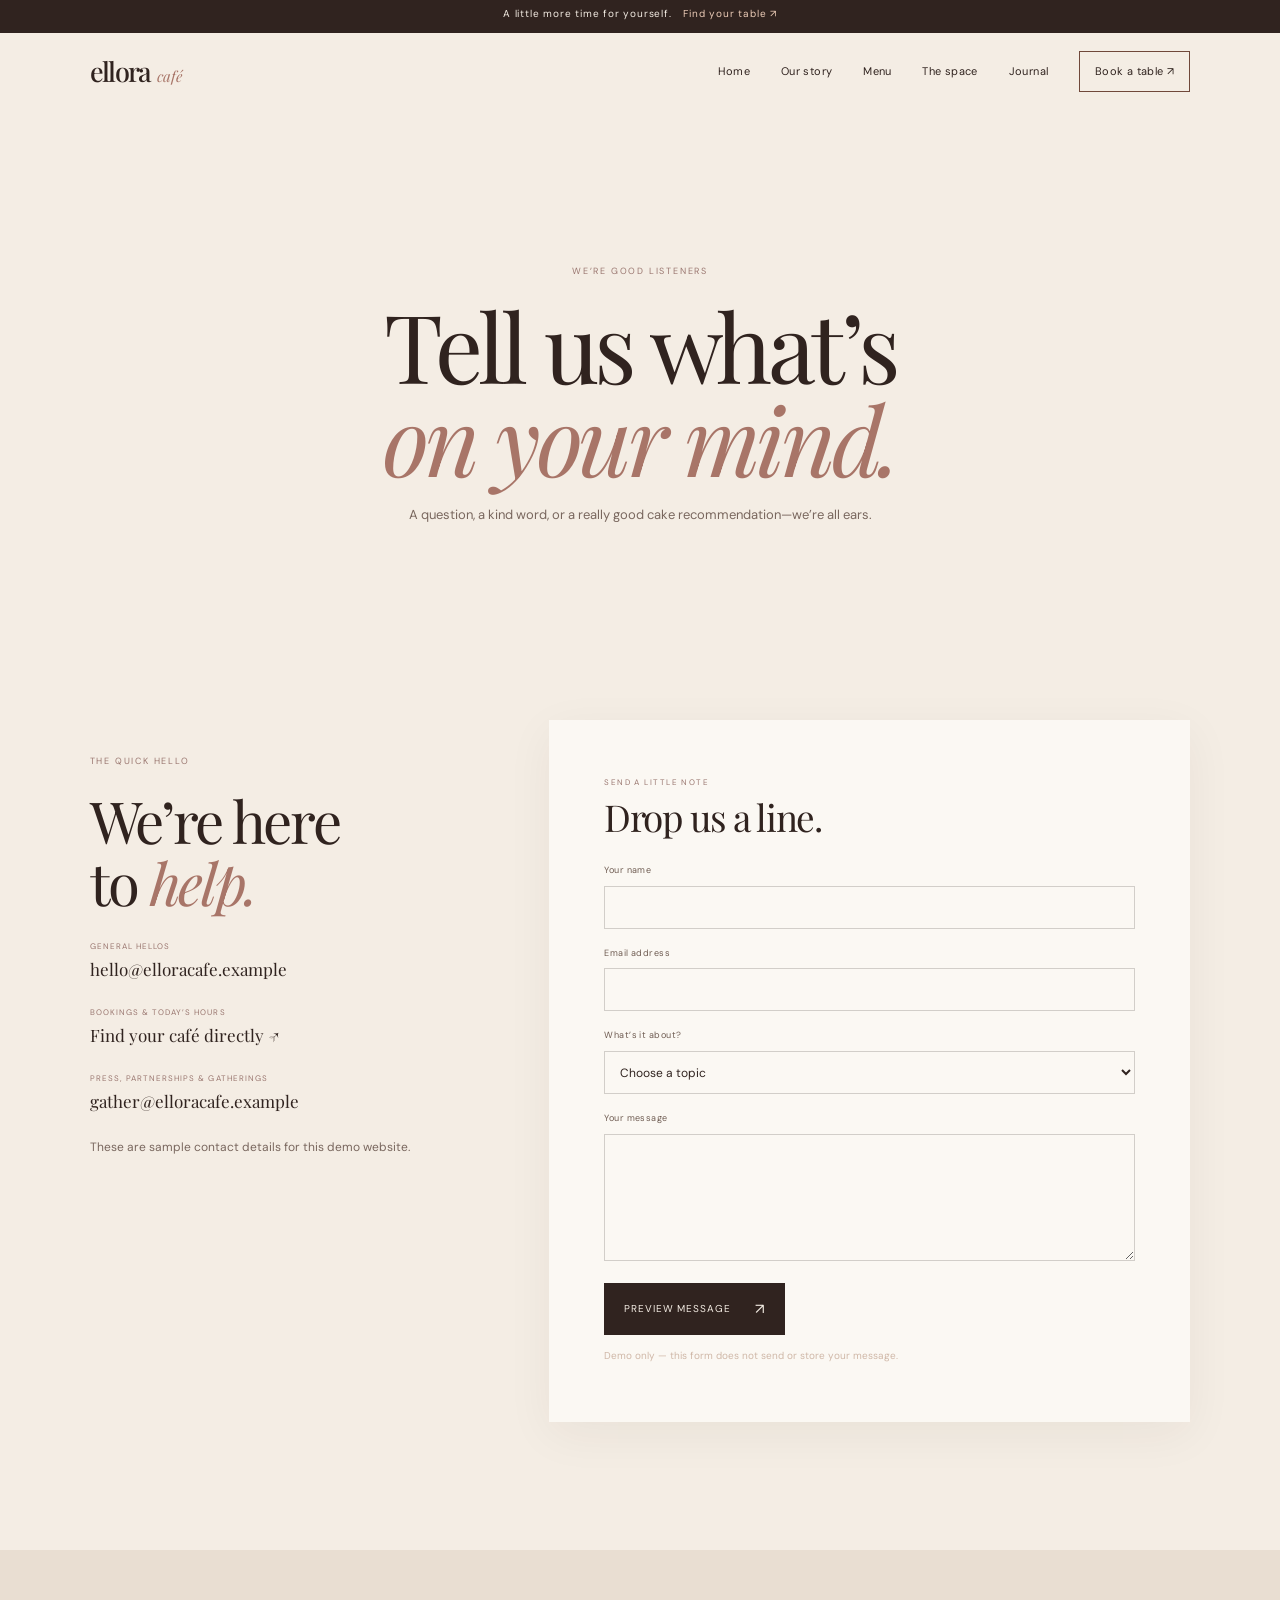
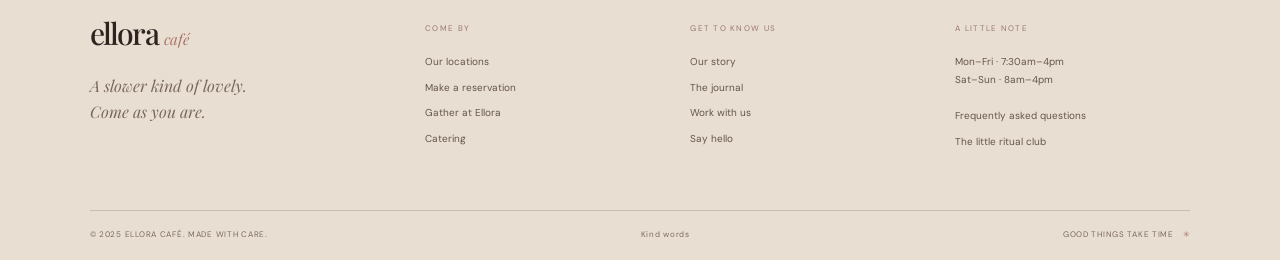
<file: contact.html>
<!doctype html>
<html lang="en"><head><meta charset="utf-8"><meta name="viewport" content="width=device-width,initial-scale=1"><meta name="theme-color" content="#f4ede4"><meta name="description" content="Have a question or a little something to share? Get in touch with Ellora Café."><title>Say hello — Ellora Café</title><link rel="preconnect" href="https://fonts.googleapis.com"><link rel="preconnect" href="https://fonts.gstatic.com" crossorigin><link href="https://fonts.googleapis.com/css2?family=DM+Sans:wght@400;500;600;700&family=Playfair+Display:ital,wght@0,400;0,500;0,600;1,400;1,500&display=swap" rel="stylesheet"><link rel="stylesheet" href="style.css"><script src="script.js" defer></script></head><body><a class="skip-link" href="#main">Skip to content</a><div class="announcement">A little more time for yourself. <a href="reservations.html">Find your table ↗</a></div><header class="site-header"><a class="wordmark" href="index.html">ellora<span>café</span></a><button class="menu-toggle" aria-label="Open navigation" aria-expanded="false" aria-controls="primary-navigation"><span></span><span></span></button><nav class="primary-nav" id="primary-navigation" aria-label="Main navigation"><a href="index.html">Home</a><a href="about.html">Our story</a><a href="menu.html">Menu</a><a href="gallery.html">The space</a><a href="journal.html">Journal</a><a href="reservations.html" class="nav-cta">Book a table <span>↗</span></a></nav></header><main id="main"><section class="simple-page-hero"><p class="eyebrow reveal">WE’RE GOOD LISTENERS</p><h1 class="reveal">Tell us what’s<br><em>on your mind.</em></h1><p class="reveal">A question, a kind word, or a really good cake recommendation—we’re all ears.</p></section><section class="contact-layout section-pad"><div class="contact-aside reveal"><p class="eyebrow">THE QUICK HELLO</p><h2>We’re here<br>to <em>help.</em></h2><div class="contact-detail"><span>GENERAL HELLOS</span><a href="mailto:hello@elloracafe.example">hello@elloracafe.example</a></div><div class="contact-detail"><span>BOOKINGS & TODAY’S HOURS</span><a href="locations.html">Find your café directly ↗</a></div><div class="contact-detail"><span>PRESS, PARTNERSHIPS & GATHERINGS</span><a href="mailto:gather@elloracafe.example">gather@elloracafe.example</a></div><p class="small-note">These are sample contact details for this demo website.</p></div><form class="paper-form demo-form reveal" data-form="contact"><p class="form-kicker">SEND A LITTLE NOTE</p><h2>Drop us a line.</h2><label>Your name<input name="name" autocomplete="name" required></label><label>Email address<input name="email" type="email" autocomplete="email" required></label><label>What’s it about?<select name="topic" required><option value="">Choose a topic</option><option>A general question</option><option>A celebration or event</option><option>Press or partnership</option><option>A little feedback</option></select></label><label>Your message<textarea name="message" rows="5" required></textarea></label><button class="button button-dark" type="submit">Preview message <span>↗</span></button><p class="form-message" aria-live="polite">Demo only — this form does not send or store your message.</p></form></section></main><footer class="site-footer"><div class="footer-main"><div class="footer-brand"><a class="wordmark footer-wordmark" href="index.html">ellora<span>café</span></a><p>A slower kind of lovely.<br>Come as you are.</p></div><div class="footer-column"><p class="footer-label">COME BY</p><a href="locations.html">Our locations</a><a href="reservations.html">Make a reservation</a><a href="events.html">Gather at Ellora</a><a href="catering.html">Catering</a></div><div class="footer-column"><p class="footer-label">GET TO KNOW US</p><a href="about.html">Our story</a><a href="journal.html">The journal</a><a href="careers.html">Work with us</a><a href="contact.html">Say hello</a></div><div class="footer-column footer-hours"><p class="footer-label">A LITTLE NOTE</p><p>Mon–Fri · 7:30am–4pm<br>Sat–Sun · 8am–4pm</p><a href="faq.html">Frequently asked questions</a><a href="loyalty.html">The little ritual club</a></div></div><div class="footer-bottom"><span>© 2025 ELLORA CAFÉ. MADE WITH CARE.</span><a href="reviews.html">Kind words</a><span>GOOD THINGS TAKE TIME <i>✳</i></span></div></footer></body></html>
</file>
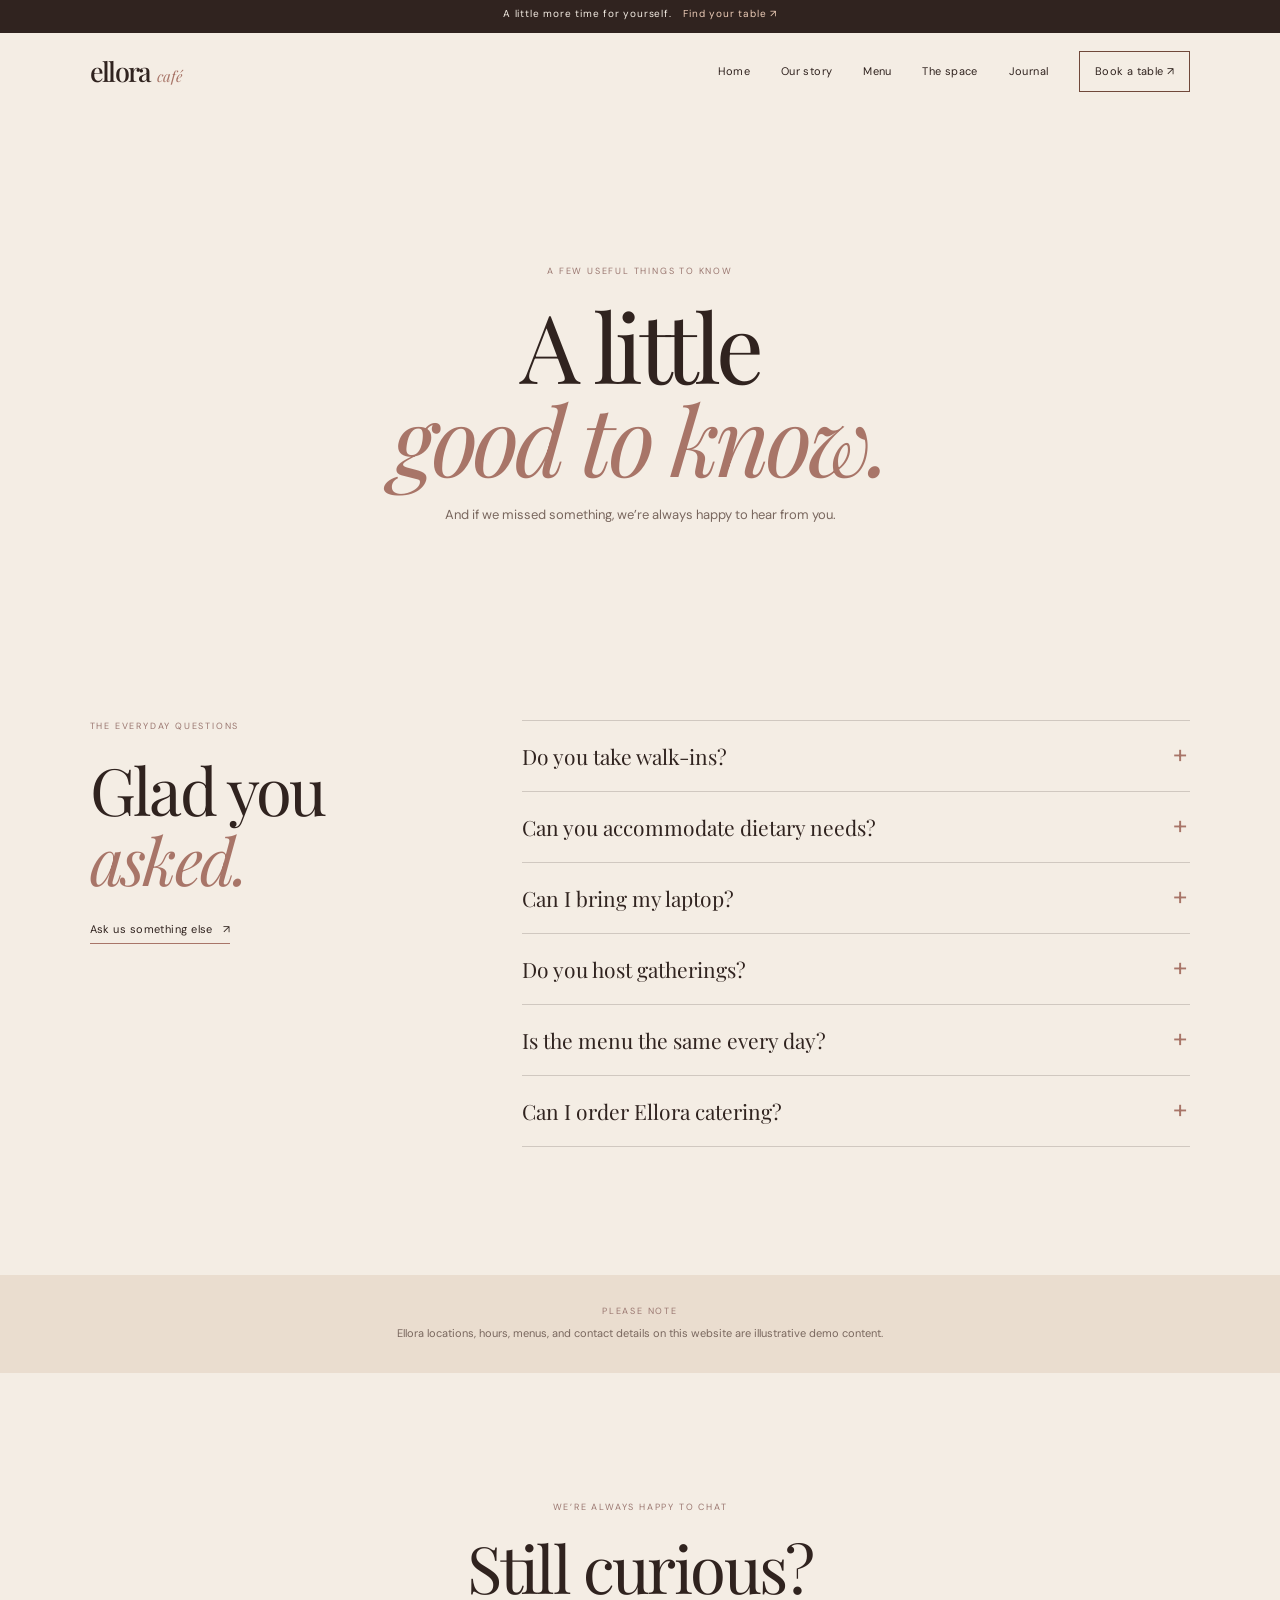
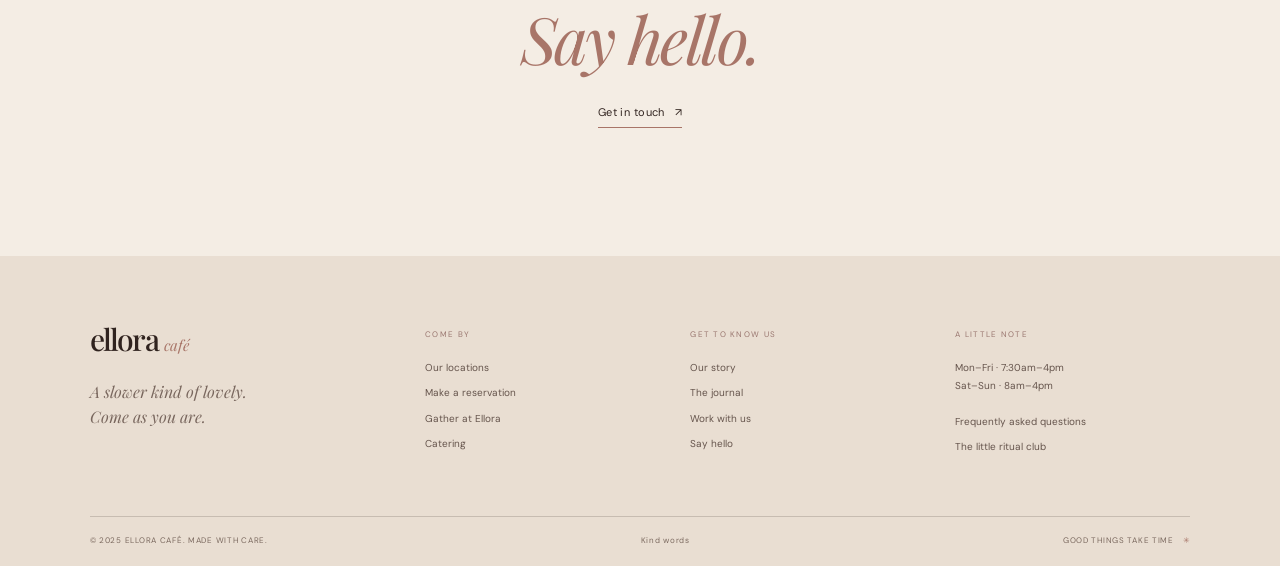
<file: faq.html>
<!doctype html>
<html lang="en"><head><meta charset="utf-8"><meta name="viewport" content="width=device-width,initial-scale=1"><meta name="theme-color" content="#f4ede4"><meta name="description" content="Useful little answers about visiting Ellora Café, dietary needs, reservations, and more."><title>Frequently asked — Ellora Café</title><link rel="preconnect" href="https://fonts.googleapis.com"><link rel="preconnect" href="https://fonts.gstatic.com" crossorigin><link href="https://fonts.googleapis.com/css2?family=DM+Sans:wght@400;500;600;700&family=Playfair+Display:ital,wght@0,400;0,500;0,600;1,400;1,500&display=swap" rel="stylesheet"><link rel="stylesheet" href="style.css"><script src="script.js" defer></script></head><body><a class="skip-link" href="#main">Skip to content</a><div class="announcement">A little more time for yourself. <a href="reservations.html">Find your table ↗</a></div><header class="site-header"><a class="wordmark" href="index.html">ellora<span>café</span></a><button class="menu-toggle" aria-label="Open navigation" aria-expanded="false" aria-controls="primary-navigation"><span></span><span></span></button><nav class="primary-nav" id="primary-navigation" aria-label="Main navigation"><a href="index.html">Home</a><a href="about.html">Our story</a><a href="menu.html">Menu</a><a href="gallery.html">The space</a><a href="journal.html">Journal</a><a href="reservations.html" class="nav-cta">Book a table <span>↗</span></a></nav></header><main id="main"><section class="simple-page-hero"><p class="eyebrow reveal">A FEW USEFUL THINGS TO KNOW</p><h1 class="reveal">A little<br><em>good to know.</em></h1><p class="reveal">And if we missed something, we’re always happy to hear from you.</p></section><section class="faq-layout section-pad"><div class="faq-intro reveal"><p class="eyebrow">THE EVERYDAY QUESTIONS</p><h2>Glad you<br><em>asked.</em></h2><a class="text-link" href="contact.html">Ask us something else <span>↗</span></a></div><div class="faq-list"><details class="faq-item reveal"><summary>Do you take walk-ins?</summary><p>Absolutely. Come on in and we’ll find a spot if we can. If you have a particular time in mind, you can also send a reservation request on our demo booking page.</p></details><details class="faq-item reveal"><summary>Can you accommodate dietary needs?</summary><p>We do our best to offer thoughtful options, and recipes can change with the season. Please speak with our team before ordering so we can talk through ingredients and allergen information.</p></details><details class="faq-item reveal"><summary>Can I bring my laptop?</summary><p>Of course. We love a good work-from-café day. At busy times, we may ask everyone to keep the larger tables free for groups.</p></details><details class="faq-item reveal"><summary>Do you host gatherings?</summary><p>We do enjoy bringing people together. Visit our events page and tell us a little about the occasion to start a conversation.</p></details><details class="faq-item reveal"><summary>Is the menu the same every day?</summary><p>Our coffee favourites stick around, but the kitchen follows the season. The online menu is a sample; ask the team what’s especially lovely today.</p></details><details class="faq-item reveal"><summary>Can I order Ellora catering?</summary><p>We can help with catering enquiries. Get in touch with a date, an approximate guest count, and a few details about your gathering.</p></details></div></section><section class="notice-band"><p class="eyebrow">PLEASE NOTE</p><p>Ellora locations, hours, menus, and contact details on this website are illustrative demo content.</p></section><section class="closing-note section-pad"><p class="eyebrow">WE’RE ALWAYS HAPPY TO CHAT</p><h2>Still curious?<br><em>Say hello.</em></h2><a class="text-link" href="contact.html">Get in touch <span>↗</span></a></section></main><footer class="site-footer"><div class="footer-main"><div class="footer-brand"><a class="wordmark footer-wordmark" href="index.html">ellora<span>café</span></a><p>A slower kind of lovely.<br>Come as you are.</p></div><div class="footer-column"><p class="footer-label">COME BY</p><a href="locations.html">Our locations</a><a href="reservations.html">Make a reservation</a><a href="events.html">Gather at Ellora</a><a href="catering.html">Catering</a></div><div class="footer-column"><p class="footer-label">GET TO KNOW US</p><a href="about.html">Our story</a><a href="journal.html">The journal</a><a href="careers.html">Work with us</a><a href="contact.html">Say hello</a></div><div class="footer-column footer-hours"><p class="footer-label">A LITTLE NOTE</p><p>Mon–Fri · 7:30am–4pm<br>Sat–Sun · 8am–4pm</p><a href="faq.html">Frequently asked questions</a><a href="loyalty.html">The little ritual club</a></div></div><div class="footer-bottom"><span>© 2025 ELLORA CAFÉ. MADE WITH CARE.</span><a href="reviews.html">Kind words</a><span>GOOD THINGS TAKE TIME <i>✳</i></span></div></footer></body></html>
</file>
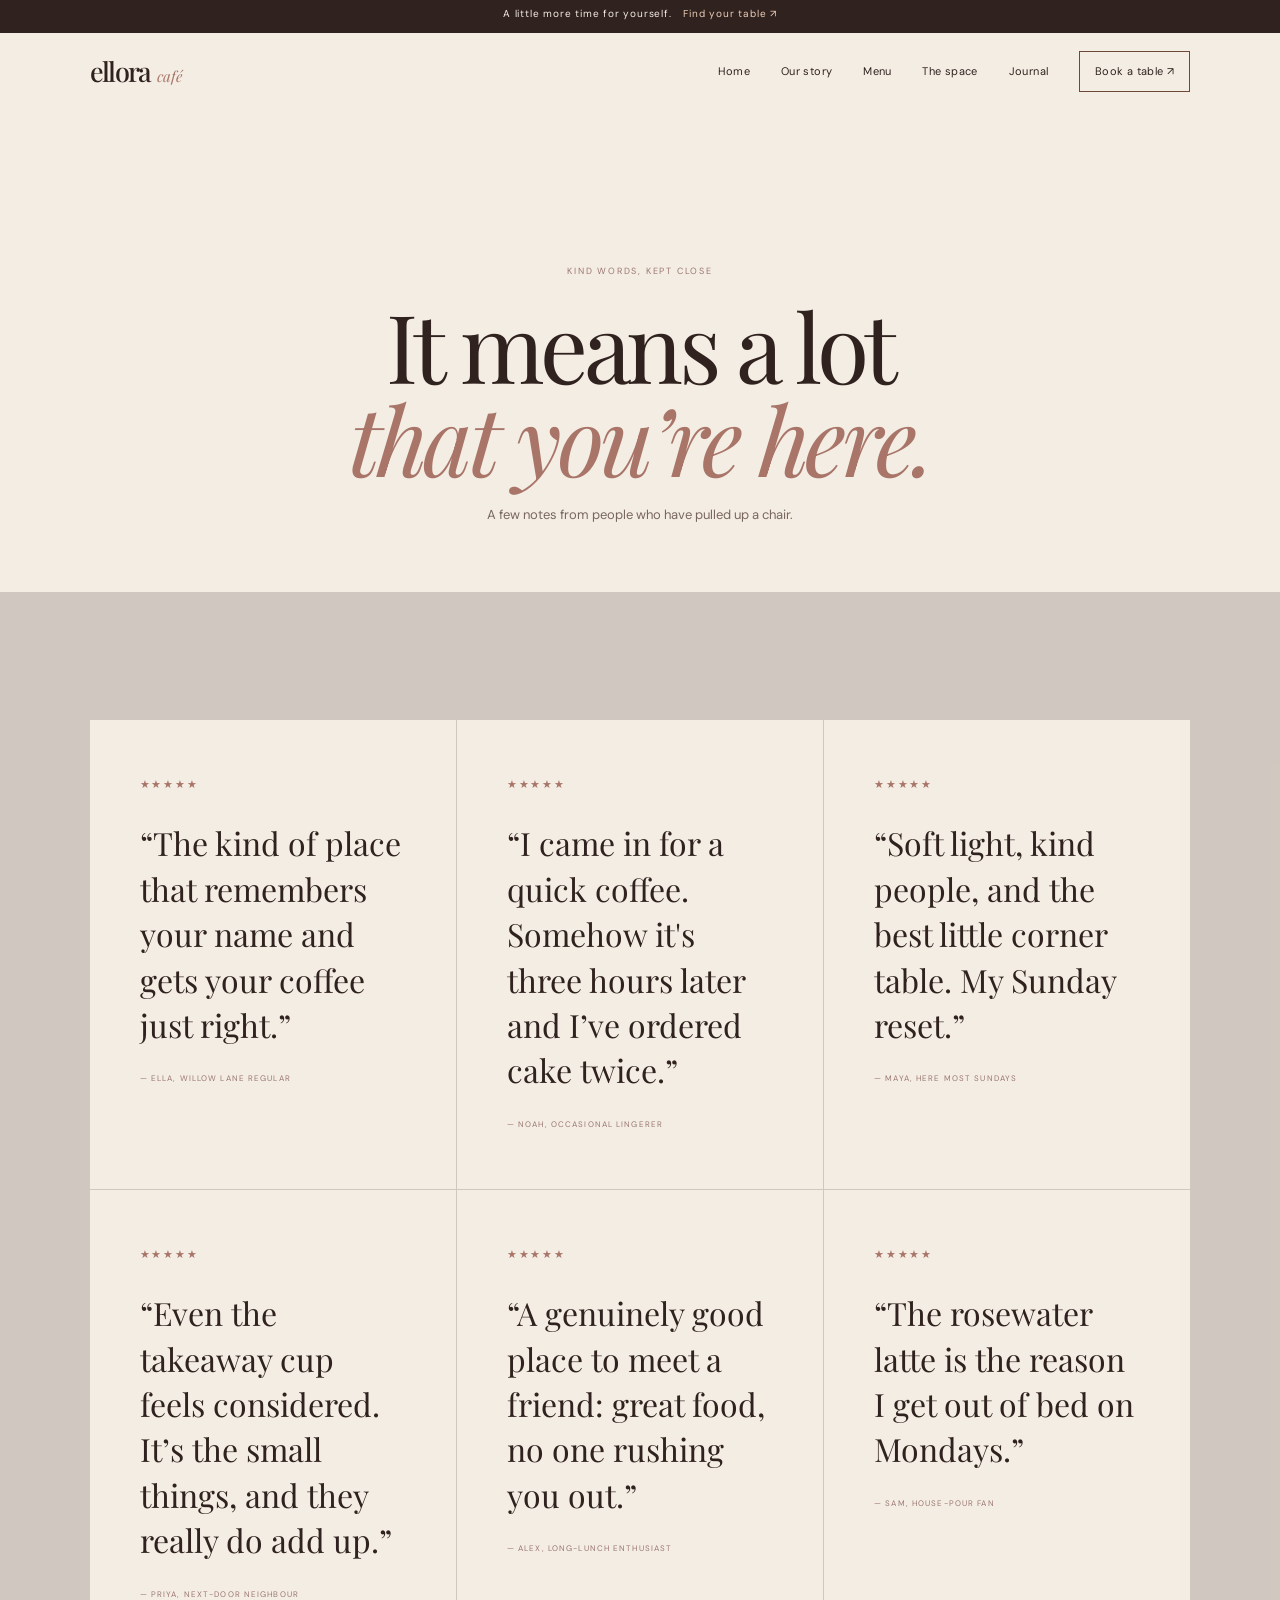
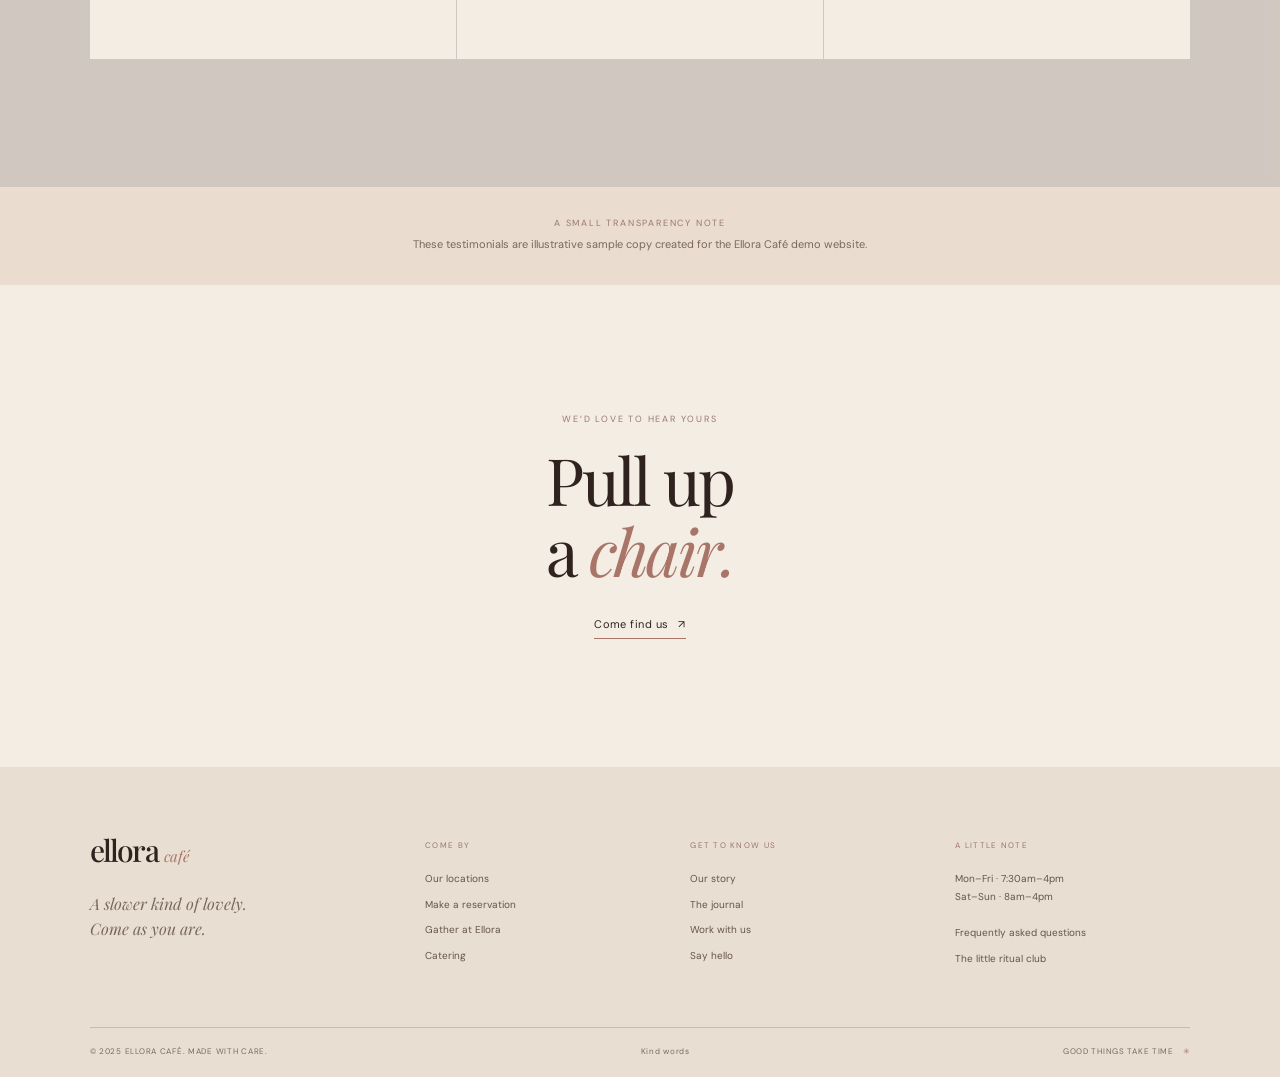
<file: reviews.html>
<!doctype html>
<html lang="en"><head><meta charset="utf-8"><meta name="viewport" content="width=device-width,initial-scale=1"><meta name="theme-color" content="#f4ede4"><meta name="description" content="A few kind words from the people who make Ellora Café feel like home."><title>Kind words — Ellora Café</title><link rel="preconnect" href="https://fonts.googleapis.com"><link rel="preconnect" href="https://fonts.gstatic.com" crossorigin><link href="https://fonts.googleapis.com/css2?family=DM+Sans:wght@400;500;600;700&family=Playfair+Display:ital,wght@0,400;0,500;0,600;1,400;1,500&display=swap" rel="stylesheet"><link rel="stylesheet" href="style.css"><script src="script.js" defer></script></head><body><a class="skip-link" href="#main">Skip to content</a><div class="announcement">A little more time for yourself. <a href="reservations.html">Find your table ↗</a></div><header class="site-header"><a class="wordmark" href="index.html">ellora<span>café</span></a><button class="menu-toggle" aria-label="Open navigation" aria-expanded="false" aria-controls="primary-navigation"><span></span><span></span></button><nav class="primary-nav" id="primary-navigation" aria-label="Main navigation"><a href="index.html">Home</a><a href="about.html">Our story</a><a href="menu.html">Menu</a><a href="gallery.html">The space</a><a href="journal.html">Journal</a><a href="reservations.html" class="nav-cta">Book a table <span>↗</span></a></nav></header><main id="main"><section class="simple-page-hero"><p class="eyebrow reveal">KIND WORDS, KEPT CLOSE</p><h1 class="reveal">It means a lot<br><em>that you’re here.</em></h1><p class="reveal">A few notes from people who have pulled up a chair.</p></section><section class="reviews-grid section-pad"><article class="review-card reveal"><span class="review-stars" aria-label="Five stars">★★★★★</span><blockquote>“The kind of place that remembers your name and gets your coffee just right.”</blockquote><p>— ELLA, WILLOW LANE REGULAR</p></article><article class="review-card reveal"><span class="review-stars" aria-label="Five stars">★★★★★</span><blockquote>“I came in for a quick coffee. Somehow it's three hours later and I’ve ordered cake twice.”</blockquote><p>— NOAH, OCCASIONAL LINGERER</p></article><article class="review-card reveal"><span class="review-stars" aria-label="Five stars">★★★★★</span><blockquote>“Soft light, kind people, and the best little corner table. My Sunday reset.”</blockquote><p>— MAYA, HERE MOST SUNDAYS</p></article><article class="review-card reveal"><span class="review-stars" aria-label="Five stars">★★★★★</span><blockquote>“Even the takeaway cup feels considered. It’s the small things, and they really do add up.”</blockquote><p>— PRIYA, NEXT-DOOR NEIGHBOUR</p></article><article class="review-card reveal"><span class="review-stars" aria-label="Five stars">★★★★★</span><blockquote>“A genuinely good place to meet a friend: great food, no one rushing you out.”</blockquote><p>— ALEX, LONG-LUNCH ENTHUSIAST</p></article><article class="review-card reveal"><span class="review-stars" aria-label="Five stars">★★★★★</span><blockquote>“The rosewater latte is the reason I get out of bed on Mondays.”</blockquote><p>— SAM, HOUSE-POUR FAN</p></article></section><section class="notice-band"><p class="eyebrow">A SMALL TRANSPARENCY NOTE</p><p>These testimonials are illustrative sample copy created for the Ellora Café demo website.</p></section><section class="closing-note section-pad"><p class="eyebrow">WE’D LOVE TO HEAR YOURS</p><h2>Pull up<br>a <em>chair.</em></h2><a class="text-link" href="locations.html">Come find us <span>↗</span></a></section></main><footer class="site-footer"><div class="footer-main"><div class="footer-brand"><a class="wordmark footer-wordmark" href="index.html">ellora<span>café</span></a><p>A slower kind of lovely.<br>Come as you are.</p></div><div class="footer-column"><p class="footer-label">COME BY</p><a href="locations.html">Our locations</a><a href="reservations.html">Make a reservation</a><a href="events.html">Gather at Ellora</a><a href="catering.html">Catering</a></div><div class="footer-column"><p class="footer-label">GET TO KNOW US</p><a href="about.html">Our story</a><a href="journal.html">The journal</a><a href="careers.html">Work with us</a><a href="contact.html">Say hello</a></div><div class="footer-column footer-hours"><p class="footer-label">A LITTLE NOTE</p><p>Mon–Fri · 7:30am–4pm<br>Sat–Sun · 8am–4pm</p><a href="faq.html">Frequently asked questions</a><a href="loyalty.html">The little ritual club</a></div></div><div class="footer-bottom"><span>© 2025 ELLORA CAFÉ. MADE WITH CARE.</span><a href="reviews.html">Kind words</a><span>GOOD THINGS TAKE TIME <i>✳</i></span></div></footer></body></html>
</file>
<file: style.css>
:root{--ivory:#F4EDE4;--champagne:#D8BFA9;--dusty:#A87568;--caramel:#70483A;--espresso:#30231F;--rosewood:#9A7770;--paper:#fbf8f3;--line:rgba(48,35,31,.18);--serif:"Playfair Display",Georgia,serif;--sans:"DM Sans",Arial,sans-serif;--pad:clamp(24px,7vw,112px);--header-height:78px}
*{box-sizing:border-box}
html{scroll-behavior:smooth;scroll-padding-top:var(--header-height)}
body{margin:0;background:var(--ivory);color:var(--espresso);font-family:var(--sans);font-size:15px;line-height:1.75;-webkit-font-smoothing:antialiased}
img{display:block;width:100%;height:100%;object-fit:cover}
a{color:inherit;text-decoration:none}
button,input,textarea,select{font:inherit}
button{color:inherit}
::selection{background:var(--dusty);color:var(--paper)}
.skip-link{position:absolute;z-index:1000;top:-60px;left:15px;padding:10px 15px;background:var(--espresso);color:var(--paper)}
.skip-link:focus{top:12px}
.announcement{min-height:33px;padding:5px 16px;background:var(--espresso);color:var(--ivory);text-align:center;font-size:10px;letter-spacing:.08em}
.announcement a{margin-left:8px;color:#edcdb8}
.site-header{position:sticky;z-index:50;top:0;display:flex;align-items:center;justify-content:space-between;height:var(--header-height);padding:0 var(--pad);background:rgba(244,237,228,.97);border-bottom:1px solid transparent;transition:box-shadow .3s,border-color .3s,background .3s}
.site-header.is-scrolled{background:rgba(251,248,243,.96);border-color:var(--line);box-shadow:0 6px 24px rgba(48,35,31,.07)}
.wordmark{display:inline-flex;align-items:baseline;gap:6px;font:500 27px/1 var(--serif);letter-spacing:-.06em}
.wordmark span{font:italic 15px/1 var(--serif);letter-spacing:0;color:var(--dusty)}
.primary-nav{display:flex;align-items:center;gap:clamp(16px,2.4vw,36px);height:100%}
.primary-nav>a{position:relative;font-size:11px;letter-spacing:.035em}
.primary-nav>a:not(.nav-cta):after{position:absolute;right:0;bottom:-6px;left:0;height:1px;background:var(--dusty);content:"";transform:scaleX(0);transform-origin:left;transition:transform .28s}
.primary-nav>a:hover:after,.primary-nav>a.active:not(.nav-cta):after{transform:scaleX(1)}
.primary-nav .nav-cta{padding:10px 15px;border:1px solid var(--caramel);transition:background .25s,color .25s}
.primary-nav .nav-cta:hover{background:var(--caramel);color:var(--ivory)}
.menu-toggle{display:none}
.hero{position:relative;display:grid;min-height:min(760px,calc(100svh - 111px));align-items:center;overflow:hidden;background:var(--caramel);color:var(--ivory)}
.hero-image,.hero-shade{position:absolute;inset:0}
.hero-image{object-position:center 55%;animation:hero-arrive 1.2s ease-out both}
.hero-image,.signature-image img,.experience-photo img{top:-20px;height:calc(100% + 40px)}
.hero-shade{background:linear-gradient(90deg,rgba(26,18,16,.67),rgba(29,20,18,.3) 53%,rgba(29,20,18,.04)),linear-gradient(0deg,rgba(22,16,14,.2),transparent 30%)}
.hero-copy{position:relative;z-index:1;width:min(760px,76%);margin:0 0 0 var(--pad);padding:90px 0}
.eyebrow{margin:0 0 20px;font-size:9px;line-height:1.5;letter-spacing:.2em;color:var(--rosewood)}
.light-eyebrow{color:rgba(255,244,234,.82)}
h1,h2,h3,p,blockquote,figure{margin-top:0}
h1,h2,h3,blockquote{font-family:var(--serif);font-weight:400}
h1{font-size:clamp(52px,8.4vw,112px);line-height:.98;letter-spacing:-.045em}
h2{font-size:clamp(37px,5.1vw,68px);line-height:1.08;letter-spacing:-.04em}
h3{font-size:25px;line-height:1.2;letter-spacing:-.025em}
h1 em,h2 em,h3 em{font-weight:400}
.hero-title{margin:0 0 24px;animation:title-arrive .95s .12s both}
.hero-title em,.page-hero h1 em,.form-page-hero h1 em{color:#e6c6b5}
.hero-intro{max-width:380px;color:rgba(255,247,240,.85);font-size:15px}
.hero-actions{display:flex;align-items:center;gap:28px;margin-top:30px}
.button{display:inline-flex;min-height:48px;align-items:center;justify-content:center;gap:24px;padding:12px 19px;border:1px solid transparent;font-size:10px;letter-spacing:.09em;text-transform:uppercase;transition:background .25s,color .25s,border-color .25s,transform .25s}
.button span{font-size:15px;transition:transform .25s}
.button:hover{transform:translateY(-3px)}
.button:hover span{transform:translate(3px,-2px)}
.button-light{background:var(--ivory);color:var(--espresso)}
.button-light:hover{background:var(--champagne)}
.button-dark{background:var(--espresso);color:var(--ivory)}
.button-dark:hover{background:var(--caramel)}
.text-link{display:inline-flex;align-items:center;gap:10px;border-bottom:1px solid var(--dusty);padding-bottom:4px;font-size:11px;letter-spacing:.04em}
.text-link span{transition:transform .2s}
.text-link:hover span{transform:translate(3px,-2px)}
.light-link{border-color:rgba(255,244,234,.6);color:var(--ivory)}
.hero-caption,.hero-scroll{position:absolute;z-index:1;bottom:25px;color:rgba(255,247,240,.75);font-size:8px;letter-spacing:.18em}
.hero-caption{left:var(--pad);display:flex;gap:22px}
.hero-scroll{right:var(--pad);display:flex;align-items:center;gap:10px}
.hero-scroll span{width:37px;height:1px;background:currentColor}
.section-pad{padding:clamp(75px,10vw,145px) var(--pad)}
.section-pad-top{padding-top:45px}
.story-section{display:grid;grid-template-columns:1.2fr .8fr;gap:10%;align-items:end;max-width:1500px;margin:auto}
.story-heading h2{margin-bottom:0}
.story-heading h2 em,.story-body .lead,.experience-copy h2 em,.mood-intro h2 em,.section-heading h2 em,.closing-note h2 em{color:var(--dusty)}
.story-body{max-width:460px;padding-bottom:7px}
.story-body .lead,.lead{font:400 20px/1.55 var(--serif)}
.story-body>p:not(.lead),.experience-copy>p:not(.lead){color:#76645b;font-size:13px}
.story-body .text-link{margin-top:10px}
.editorial-collage{display:grid;grid-template-columns:1.1fr .65fr .83fr;align-items:center;gap:clamp(18px,4vw,60px);padding-right:var(--pad);padding-left:var(--pad);max-width:1600px;margin:0 auto 100px}
.collage-image{position:relative;margin:0}
.collage-image img{height:clamp(240px,36vw,480px)}
.collage-large{margin-top:60px}
.collage-small{margin-top:120px}
.collage-image figcaption{padding-top:12px;color:var(--rosewood);font:italic 14px var(--serif)}
.collage-note{text-align:center}
.collage-note .ornament{display:block;margin-bottom:12px;color:var(--dusty);font-size:26px}
.collage-note p{font:italic clamp(22px,2.5vw,33px)/1.35 var(--serif)}
.collage-note .text-link{font-size:10px}
.marquee{overflow:hidden;padding:18px 0;background:#e6d3c4;color:var(--caramel)}
.marquee-track{display:flex;width:max-content;align-items:center;gap:34px;animation:marquee 35s linear infinite}
.marquee-track span{font:italic 23px var(--serif);letter-spacing:.035em;white-space:nowrap}
.marquee-track i{font-size:15px;font-style:normal}
.section-heading{display:flex;align-items:end;justify-content:space-between;margin-bottom:44px}
.section-heading .eyebrow{margin-bottom:13px}
.section-heading h2{margin-bottom:0}
.feature-grid{display:grid;grid-template-columns:repeat(3,minmax(0,1fr));gap:26px}
.feature-card{min-width:0}
.feature-photo{position:relative;display:block;overflow:hidden;background:var(--champagne)}
.feature-photo img{height:clamp(230px,31vw,410px);transition:transform .7s cubic-bezier(.2,.7,.25,1)}
.feature-photo:hover img,.gallery-tile:hover img,.photo-tile:hover img{transform:scale(1.045)}
.photo-index{position:absolute;left:14px;bottom:13px;padding:5px 8px;background:rgba(244,237,228,.91);font-size:8px;letter-spacing:.12em}
.feature-meta{display:flex;justify-content:space-between;align-items:baseline;gap:10px;margin-top:18px}
.feature-meta h3{margin:0;font-size:21px}
.feature-meta>span{font-size:11px}
.feature-card>p{margin:5px 0;color:#7e6a60;font-size:11px}
.mobile-link{display:none}
.signature-band{display:grid;grid-template-columns:1fr 1fr;min-height:610px;background:var(--caramel);color:var(--ivory)}
.signature-copy{display:flex;flex-direction:column;justify-content:center;align-items:flex-start;padding:clamp(55px,9vw,125px) clamp(35px,8vw,115px)}
.signature-copy h2{margin-bottom:23px;font-size:clamp(55px,7vw,94px)}
.signature-copy h2 em{color:#e4c2b1}
.signature-copy>p:not(.eyebrow){max-width:385px;color:rgba(255,247,240,.76);font-size:13px}
.signature-copy .button{margin-top:20px}
.signature-image{position:relative;min-height:480px;overflow:hidden}
.signature-image img{position:absolute;inset:0}
.image-stamp{position:absolute;right:clamp(18px,5vw,65px);bottom:clamp(20px,5vw,65px);display:grid;width:88px;height:88px;place-content:center;border:1px solid rgba(255,248,241,.8);border-radius:50%;color:var(--ivory);font-size:9px;letter-spacing:.12em;line-height:1.45;text-align:center}
.experience{display:grid;grid-template-columns:1.1fr .8fr;align-items:center;gap:11%;max-width:1500px;margin:auto}
.experience-photo{position:relative;height:clamp(370px,48vw,620px)}
.experience-photo img{position:absolute;inset:0}
.experience-copy{max-width:445px}
.experience-copy h2{margin-bottom:24px}
.experience-copy .lead{color:var(--dusty)}
.experience-copy .text-link{margin-top:14px}
.mood-section{display:grid;grid-template-columns:.8fr 1.2fr;gap:11%;align-items:center;background:#eaddcf}
.mood-intro h2{margin-bottom:18px}
.mood-intro>p:not(.eyebrow){color:#79675e}
.mood-intro .text-link{margin-top:16px}
.mood-card{padding:clamp(27px,5vw,58px);background:var(--paper);box-shadow:0 18px 50px rgba(48,35,31,.07)}
.mood-card-top,.mood-options{display:flex;justify-content:space-between;gap:10px}
.mood-card-top{padding-bottom:16px;border-bottom:1px solid var(--line);color:var(--rosewood);font-size:8px;letter-spacing:.14em}
.mood-question{margin:25px 0 18px;font:26px var(--serif)}
.mood-options{flex-wrap:wrap}
.mood-options button,.quiz-option{padding:11px 14px;border:1px solid var(--line);background:transparent;font-size:11px;cursor:pointer;transition:background .2s,color .2s,border-color .2s}
.mood-options button:hover,.mood-options button.is-selected,.quiz-option:hover{border-color:var(--caramel);background:var(--caramel);color:var(--ivory)}
.mood-result{margin-top:24px;padding-top:17px;border-top:1px solid var(--line);color:#79675e;font:italic 16px var(--serif)}
.gallery-preview{background:var(--paper)}
.gallery-strip{display:grid;grid-template-columns:1fr 1fr 1fr;align-items:center;gap:20px}
.gallery-tile{position:relative;display:block;height:clamp(240px,32vw,420px);overflow:hidden;background:var(--champagne)}
.gallery-tile.tile-tall{height:clamp(300px,38vw,490px)}
.gallery-tile img{transition:transform .7s}
.gallery-tile:after{position:absolute;inset:40% 0 0;background:linear-gradient(transparent,rgba(32,23,20,.48));content:""}
.gallery-tile>span{position:absolute;z-index:1;bottom:16px;left:17px;color:white;font-size:8px;letter-spacing:.16em}
.testimonial-section{display:flex;flex-direction:column;align-items:center;text-align:center}
.testimonial-section .eyebrow{margin-bottom:11px}
.quote-mark{height:65px;color:var(--dusty);font:100px/.9 var(--serif)}
.testimonial-section blockquote{max-width:790px;margin:0 0 26px;font-size:clamp(27px,4.2vw,52px);line-height:1.25}
.quote-attribution{margin-bottom:27px;font-size:8px;letter-spacing:.15em}
.quote-attribution span{color:var(--rosewood)}
.newsletter{display:grid;grid-template-columns:1fr .8fr;align-items:center;gap:10%;background:var(--espresso);color:var(--ivory)}
.newsletter-copy h2{margin-bottom:16px;font-size:clamp(43px,6vw,73px)}
.newsletter-copy h2 em{color:#d8bfa9}
.newsletter-copy>p:last-child{max-width:420px;color:rgba(255,247,240,.68);font-size:12px}
.newsletter-form label,.newsletter-field input{color:var(--ivory)}
.newsletter-form label{font-size:8px;letter-spacing:.16em}
.newsletter-field{display:flex;border-bottom:1px solid rgba(244,237,228,.65)}
.newsletter-field input{width:100%;padding:14px 0;border:0;outline:0;background:transparent;font:italic 19px var(--serif)}
.newsletter-field input::placeholder{color:rgba(244,237,228,.55)}
.newsletter-field button{width:45px;border:0;background:transparent;color:var(--ivory);font-size:21px;cursor:pointer}
.form-message{min-height:20px;margin:12px 0 0;color:#cfb7a7;font-size:10px}
.reservation-cta{position:relative;display:grid;min-height:560px;place-items:center;overflow:hidden;background:var(--caramel);color:var(--ivory);text-align:center}
.reservation-cta>img,.reservation-overlay{position:absolute;inset:0}
.reservation-overlay{background:rgba(35,24,21,.56)}
.reservation-content{position:relative;padding:80px 20px}
.reservation-content h2{margin:0 0 28px;font-size:clamp(46px,7vw,83px)}
.reservation-content h2 em{color:#e6c6b5}
.site-footer{padding:68px var(--pad) 19px;background:#e9ded2}
.footer-main{display:grid;grid-template-columns:1.3fr 1fr 1fr 1fr;gap:30px;max-width:1500px;margin:auto;padding-bottom:60px}
.footer-wordmark{font-size:30px}
.footer-brand>p{margin-top:20px;color:#79675e;font:italic 16px/1.6 var(--serif)}
.footer-column{display:flex;flex-direction:column;align-items:flex-start;gap:8px}
.footer-label{margin:3px 0 10px;color:var(--rosewood);font-size:8px;letter-spacing:.16em}
.footer-column>a,.footer-column>p:not(.footer-label){font-size:10px;color:#65544c}
.footer-column>a:hover{color:var(--dusty)}
.footer-hours>p:not(.footer-label){line-height:1.8}
.footer-bottom{display:flex;justify-content:space-between;gap:15px;padding-top:16px;border-top:1px solid var(--line);color:#7b695f;font-size:8px;letter-spacing:.09em}
.footer-bottom i{margin-left:6px;color:var(--dusty);font-style:normal}
.reveal{opacity:0;transform:translateY(22px);transition:opacity .7s ease,transform .7s cubic-bezier(.2,.7,.2,1)}
.reveal.is-visible{opacity:1;transform:translateY(0)}
@keyframes marquee{to{transform:translateX(-50%)}}
@keyframes hero-arrive{from{transform:scale(1.045);filter:brightness(.7)}to{transform:scale(1);filter:brightness(1)}}
@keyframes title-arrive{from{opacity:0;transform:translateY(22px)}to{opacity:1;transform:translateY(0)}}

/* Interior pages */
.page-hero,.form-page-hero{position:relative;display:grid;min-height:clamp(430px,55vw,660px);align-items:end;overflow:hidden;background:var(--caramel);color:var(--ivory)}
.page-hero>img,.form-page-hero>img{position:absolute;inset:0}
.page-hero:after,.form-page-hero:after{position:absolute;inset:0;background:linear-gradient(90deg,rgba(25,18,16,.64),rgba(25,18,16,.17) 75%),linear-gradient(0deg,rgba(25,18,16,.32),transparent 45%);content:""}
.page-hero-copy,.form-page-hero>div{position:relative;z-index:1;max-width:760px;padding:80px var(--pad)}
.page-hero h1,.form-page-hero h1{margin:0 0 20px;font-size:clamp(55px,8vw,96px)}
.page-hero-copy>p:last-child,.form-page-hero>div>p:last-child{max-width:390px;color:rgba(255,247,240,.84)}
.split-story{display:grid;grid-template-columns:.85fr 1fr;gap:11%;align-items:center}
.split-copy{max-width:490px}
.split-copy h2,.events-copy h2,.catering-copy h2{margin-bottom:24px}
.split-copy h2 em,.events-copy h2 em,.catering-copy h2 em,.closing-note h2 em{color:var(--dusty)}
.split-copy>p:not(.eyebrow),.events-copy>p:not(.eyebrow),.catering-copy>p:not(.eyebrow){color:#79675e;font-size:13px}
.split-copy .lead,.events-copy .lead,.catering-copy .lead{font-size:20px;color:var(--espresso)}
.split-image{margin:0}
.split-image img{height:clamp(350px,48vw,600px)}
.split-image figcaption{padding-top:12px;color:var(--rosewood);font:italic 14px var(--serif)}
.values-band{padding:75px var(--pad) 95px;background:#eaddcf}
.values-band>.eyebrow{text-align:center;margin-bottom:40px}
.values-grid{display:grid;grid-template-columns:repeat(3,1fr);gap:30px;max-width:1200px;margin:auto}
.value-card{padding:23px 20px;border-top:1px solid rgba(48,35,31,.22)}
.value-card>span{color:var(--dusty);font-size:9px;letter-spacing:.16em}
.value-card h3{margin:27px 0 12px;font-size:30px}
.value-card>p{max-width:280px;color:#76645b;font-size:12px}
.about-quote{max-width:1050px;margin:auto;text-align:center}
.about-quote .quote-mark{display:block}
.about-quote blockquote{margin:0 0 20px;font-size:clamp(32px,5.5vw,66px);line-height:1.2}
.about-quote>p:last-child{color:var(--rosewood);font-size:8px;letter-spacing:.17em}
.image-story{position:relative;min-height:500px;overflow:hidden;color:var(--ivory)}
.image-story:after{position:absolute;inset:0;background:linear-gradient(90deg,rgba(30,21,18,.6),transparent 70%);content:""}
.image-story>div{position:absolute;z-index:1;top:50%;left:var(--pad);transform:translateY(-50%)}
.image-story h2{font-size:clamp(52px,7vw,85px)}
.image-story h2 em{color:#e6c6b5}
.closing-note{text-align:center}
.closing-note h2{margin:0 0 25px}
.closing-note .eyebrow{margin-bottom:18px}
.menu-page{max-width:1200px;margin:auto}
.centered{text-align:center}
.centered-title{margin:0 0 36px;text-align:center}
.centered-title em{color:var(--dusty)}
.filter-row{display:flex;flex-wrap:wrap;justify-content:center;gap:9px;margin-bottom:40px}
.filter-button{padding:9px 16px;border:1px solid var(--line);background:transparent;font-size:10px;cursor:pointer}
.filter-button.is-selected,.filter-button:hover{border-color:var(--espresso);background:var(--espresso);color:var(--ivory)}
.menu-items{display:grid;grid-template-columns:1fr 1fr;column-gap:60px}
.menu-item{display:grid;grid-template-columns:35px 1fr auto;gap:12px;align-items:start;padding:22px 0;border-top:1px solid var(--line)}
.menu-item[hidden]{display:none}
.menu-number{padding-top:7px;color:var(--rosewood);font-size:9px}
.menu-item h3{margin:0 0 6px;font-size:20px}
.menu-item p{margin:0;color:#78665d;font-size:11px}
.menu-price{padding-top:5px;font-size:11px}
.menu-tag{display:inline-block;margin-left:6px;padding:3px 5px;background:#e8d6c9;color:var(--caramel);font:500 7px var(--sans);letter-spacing:.1em;vertical-align:middle}
.menu-disclaimer{margin:40px auto 0;color:#79675e;font-size:10px;text-align:center}
.menu-image-callout{position:relative;min-height:430px;overflow:hidden;color:var(--ivory)}
.menu-image-callout:after{position:absolute;inset:0;background:linear-gradient(90deg,rgba(30,21,18,.66),rgba(30,21,18,.08));content:""}
.menu-image-callout>div{position:absolute;z-index:1;top:50%;left:var(--pad);transform:translateY(-50%)}
.menu-image-callout h2{font-size:clamp(45px,6vw,70px)}
.menu-image-callout h2 em{color:#e6c6b5}
.gallery-page{max-width:1480px;margin:auto}
.gallery-intro{display:flex;flex-wrap:wrap;align-items:end;justify-content:space-between;margin-bottom:45px}
.gallery-intro h2{width:100%;margin-bottom:14px}
.gallery-intro h2 em{color:var(--dusty)}
.gallery-intro>p:last-child{margin:0;color:#79675e;font-size:12px}
.photo-wall{display:grid;grid-template-columns:1.2fr .8fr;gap:20px}
.photo-tile{position:relative;min-height:280px;padding:0;border:0;overflow:hidden;background:var(--champagne);text-align:left;cursor:zoom-in}
.photo-tile.photo-wide{grid-row:span 2;min-height:520px}
.photo-tile img{position:absolute;inset:0;transition:transform .7s}
.photo-tile:after{position:absolute;inset:60% 0 0;background:linear-gradient(transparent,rgba(25,18,16,.48));content:""}
.photo-tile>span{position:absolute;z-index:1;bottom:16px;left:17px;color:var(--ivory);font-size:8px;letter-spacing:.15em}
.lightbox{position:fixed;inset:0;width:min(92vw,1100px);max-width:none;height:min(88vh,850px);max-height:none;padding:30px;border:0;background:rgba(31,23,20,.96);overflow:visible}
.lightbox::backdrop{background:rgba(31,23,20,.82);backdrop-filter:blur(4px)}
.lightbox img{max-width:100%;height:100%;object-fit:contain}
.lightbox-close{position:absolute;top:-35px;right:0;border:0;background:transparent;color:white;font-size:28px;cursor:pointer}
.simple-page-hero{padding:clamp(85px,12vw,155px) var(--pad) 65px;text-align:center}
.simple-page-hero .eyebrow{margin-bottom:20px}
.simple-page-hero h1,.journal-masthead h1{margin:0 0 20px;font-size:clamp(55px,8vw,95px)}
.simple-page-hero h1 em,.journal-masthead h1 em{color:var(--dusty)}
.simple-page-hero>p:last-child{max-width:470px;margin:0 auto;color:#79675e;font-size:13px}
.quiz-hero{display:grid;grid-template-columns:1fr 1fr;min-height:680px;background:#eaddcf}
.quiz-image{min-height:550px}
.quiz-panel{align-self:center;max-width:600px;padding:70px clamp(35px,8vw,110px)}
.quiz-panel h1{margin:0 0 18px;font-size:clamp(49px,6.3vw,75px)}
.quiz-panel h1 em,.quiz-result h2 em{color:var(--dusty)}
.quiz-panel>p:not(.eyebrow){color:#79675e;font-size:12px}
.quiz-progress{display:flex;gap:8px;margin:29px 0}
.quiz-progress span{width:44px;height:2px;background:#c9b9ac;transition:background .25s}
.quiz-progress span.is-current{background:var(--caramel)}
.quiz-step{display:flex;flex-direction:column;gap:9px}
.quiz-question{margin:0 0 7px;font:23px var(--serif)}
.quiz-option{text-align:left}
.quiz-result{animation:quiz-in .4s both}
.quiz-result h2{margin:0 0 12px;font-size:40px}
.quiz-result-copy{max-width:340px;color:#79675e;font-size:12px}
.quiz-restart{margin-left:15px;border:0;border-bottom:1px solid var(--dusty);background:none;font-size:10px;cursor:pointer}
@keyframes quiz-in{from{opacity:0;transform:translateY(10px)}to{opacity:1;transform:translateY(0)}}
.form-page-hero{min-height:440px;align-items:center}
.form-page-hero>div{padding-top:65px;padding-bottom:65px}
.form-page-hero h1{font-size:clamp(53px,7vw,80px)}
.form-page-hero>div>p:last-child{margin-bottom:0}
.reservation-layout,.contact-layout{display:grid;grid-template-columns:.72fr 1.28fr;gap:9%;align-items:start}
.reservation-note,.contact-aside{position:sticky;top:calc(var(--header-height) + 35px);max-width:380px;padding-top:35px}
.reservation-note h2,.contact-aside h2{margin:0 0 20px;font-size:clamp(39px,5vw,58px)}
.reservation-note h2 em,.contact-aside h2 em{color:var(--dusty)}
.reservation-note>p:not(.eyebrow),.contact-aside>p:not(.eyebrow){color:#79675e;font-size:12px}
.reservation-note .lead{font-size:19px;color:var(--espresso)}
.reservation-note .text-link{margin-top:15px}
.paper-form{padding:clamp(25px,5vw,55px);background:var(--paper);box-shadow:0 12px 45px rgba(48,35,31,.055)}
.form-kicker{margin:0 0 8px;color:var(--rosewood);font-size:8px;letter-spacing:.18em}
.paper-form h2{margin:0 0 26px;font-size:37px}
.paper-form label{display:flex;flex-direction:column;gap:7px;margin-bottom:17px;color:#6f5c52;font-size:9px;letter-spacing:.05em}
.paper-form input,.paper-form select,.paper-form textarea{width:100%;min-height:43px;padding:10px 11px;border:1px solid rgba(48,35,31,.2);border-radius:0;outline-color:var(--dusty);background:transparent;color:var(--espresso);font-size:12px}
.paper-form textarea{resize:vertical}
.paper-form input:focus,.paper-form select:focus,.paper-form textarea:focus{border-color:var(--dusty)}
.field-grid{display:grid;grid-template-columns:1fr 1fr;column-gap:15px}
.field-full{grid-column:1/-1}
.paper-form .button{margin-top:5px;cursor:pointer}
.contact-detail{display:flex;flex-direction:column;gap:5px;margin:25px 0}
.contact-detail span{color:var(--rosewood);font-size:8px;letter-spacing:.13em}
.contact-detail a{font:17px var(--serif)}
.small-note{color:#8e7b70;font-size:9px}
.journal-masthead{padding:100px var(--pad) 70px;text-align:center}
.journal-masthead>p:last-child{max-width:430px;margin:0 auto;color:#79675e;font-size:12px}
.journal-feature{display:grid;grid-template-columns:1.15fr .85fr;min-height:490px;background:#eaddcf}
.journal-feature>img{min-height:400px}
.journal-feature-copy{align-self:center;padding:clamp(35px,7vw,90px)}
.journal-feature-copy h2{font-size:clamp(42px,5.7vw,68px)}
.journal-feature-copy h2 em{color:var(--dusty)}
.journal-feature-copy>p:not(.eyebrow){color:#79675e;font-size:12px}
.journal-feature-copy .text-link{margin-top:15px}
.journal-list{max-width:1500px;margin:auto}
.journal-list>.eyebrow{margin-bottom:33px}
.journal-grid{display:grid;grid-template-columns:repeat(3,1fr);gap:25px}
.journal-card img{height:clamp(220px,29vw,350px);margin-bottom:18px}
.journal-card .eyebrow{margin-bottom:10px}
.journal-card h3{margin-bottom:10px;font-size:25px}
.journal-card>p:not(.eyebrow){color:#79675e;font-size:11px}
.journal-card .text-link{margin-top:7px}
.events-intro,.catering-layout{display:grid;grid-template-columns:.9fr 1fr;gap:11%;align-items:center}
.events-copy,.catering-copy{max-width:480px}
.events-copy .button,.catering-copy .button{margin-top:17px}
.events-photo img,.catering-image img{height:clamp(360px,46vw,590px)}
.event-options{background:var(--paper)}
.notice-band{padding:30px var(--pad);background:#eaddcf;text-align:center}
.notice-band .eyebrow{margin-bottom:5px}
.notice-band>p:last-child{margin-bottom:0;color:#79675e;font-size:11px}
.locations-grid{display:grid;grid-template-columns:1fr 1fr;gap:32px;max-width:1480px;margin:auto}
.location-card{display:grid;grid-template-columns:1fr 1fr;background:var(--paper)}
.location-photo{position:relative;min-height:450px}
.location-photo img{position:absolute;inset:0}
.location-photo>span{position:absolute;left:13px;bottom:14px;padding:6px 8px;background:rgba(244,237,228,.91);font-size:8px;letter-spacing:.12em}
.location-details{align-self:center;padding:30px}
.location-details h2{margin:0 0 10px;font-size:34px}
.location-details>p:not(.eyebrow){color:#79675e;font-size:11px}
.hours-block{margin:22px 0;color:#79675e;font-size:10px;line-height:1.9}
.hours-block strong{color:var(--rosewood);font-size:8px;letter-spacing:.12em}
.location-details .text-link{font-size:10px}
.faq-layout{display:grid;grid-template-columns:.65fr 1.35fr;gap:10%;max-width:1300px;margin:auto}
.faq-intro{position:sticky;top:calc(var(--header-height) + 35px);align-self:start}
.faq-intro h2{margin:0 0 20px}
.faq-intro h2 em{color:var(--dusty)}
.faq-item{padding:21px 0;border-top:1px solid var(--line)}
.faq-item:last-child{border-bottom:1px solid var(--line)}
.faq-item summary{position:relative;padding-right:25px;list-style:none;font:21px var(--serif);cursor:pointer}
.faq-item summary::-webkit-details-marker{display:none}
.faq-item summary:after{position:absolute;right:3px;top:-5px;color:var(--dusty);font:26px var(--sans);content:"+";transition:transform .2s}
.faq-item[open] summary:after{transform:rotate(45deg)}
.faq-item>p{max-width:690px;margin:15px 0 2px;color:#79675e;font-size:12px}
.careers-copy{max-width:830px;margin:auto;text-align:center}
.careers-copy h2{margin-bottom:25px}
.careers-copy h2 em{color:var(--dusty)}
.careers-copy>p:not(.eyebrow){color:#79675e;font-size:13px}
.careers-copy .lead{color:var(--espresso);font-size:21px}
.careers-copy .button{margin:18px 0}
.reviews-grid{display:grid;grid-template-columns:repeat(3,1fr);gap:1px;background:var(--line)}
.review-card{min-height:280px;padding:clamp(25px,4vw,50px);background:var(--ivory)}
.review-stars{color:var(--dusty);font-size:11px;letter-spacing:.16em}
.review-card blockquote{margin:24px 0;font-size:clamp(21px,2.7vw,32px);line-height:1.42}
.review-card>p{color:var(--rosewood);font-size:8px;letter-spacing:.14em}
.loyalty-section{display:grid;grid-template-columns:.8fr 1.2fr;gap:9%;align-items:center}
.loyalty-copy{max-width:400px}
.loyalty-copy h2{margin-bottom:20px}
.loyalty-copy h2 em{color:var(--dusty)}
.loyalty-copy>p:not(.eyebrow){color:#79675e;font-size:12px}
.loyalty-copy .lead{color:var(--espresso);font-size:19px}
.stamp-card{padding:clamp(22px,4vw,42px);background:var(--caramel);color:var(--ivory);box-shadow:0 20px 50px rgba(48,35,31,.17)}
.stamp-card-head,.stamp-card-foot{display:flex;align-items:center;justify-content:space-between;gap:15px}
.stamp-card-head{padding-bottom:18px;border-bottom:1px solid rgba(244,237,228,.35);font-size:8px;letter-spacing:.15em}
.stamps{display:grid;grid-template-columns:repeat(5,1fr);gap:clamp(10px,2.4vw,24px);padding:30px 0}
.stamp{display:grid;aspect-ratio:1;place-items:center;border:1px dashed rgba(244,237,228,.65);border-radius:50%;color:rgba(244,237,228,.58);font:18px var(--serif)}
.stamp.is-filled{border-style:solid;background:var(--ivory);color:var(--caramel)}
.stamp-count{font-size:8px;letter-spacing:.14em}
.stamp-card-foot .button{font-size:8px}
.stamp-message{margin:15px 0 0;color:rgba(244,237,228,.75);font:italic 14px var(--serif)}
.stamp-reset{margin-top:8px;padding:0;border:0;border-bottom:1px solid rgba(244,237,228,.45);background:transparent;color:rgba(244,237,228,.75);font-size:8px;cursor:pointer}

@media(max-width:900px){
 :root{--header-height:68px}
 .primary-nav{gap:16px}
 .primary-nav>a{font-size:10px}
 .primary-nav .nav-cta{padding:8px 10px}
 .story-section{gap:7%}
 .feature-grid{gap:17px}
 .feature-meta h3{font-size:18px}
 .location-card{grid-template-columns:1fr}
 .location-photo{min-height:320px}
 .location-details{padding:24px}
 .locations-grid{gap:20px}
}
@media(max-width:680px){
 :root{--pad:23px;--header-height:65px}
 body{font-size:14px}
 .announcement{font-size:9px}
 .wordmark{font-size:25px}
 .menu-toggle{position:relative;z-index:2;display:flex;width:42px;height:42px;flex-direction:column;align-items:center;justify-content:center;gap:6px;border:0;background:transparent;cursor:pointer}
 .menu-toggle span{width:21px;height:1px;background:var(--espresso);transition:transform .25s}
 .menu-toggle[aria-expanded=true] span:first-child{transform:translateY(3.5px) rotate(45deg)}
 .menu-toggle[aria-expanded=true] span:last-child{transform:translateY(-3.5px) rotate(-45deg)}
 .primary-nav{position:absolute;top:100%;right:0;left:0;display:flex;height:auto;max-height:0;flex-direction:column;align-items:stretch;gap:0;overflow:hidden;background:var(--paper);box-shadow:0 14px 24px rgba(48,35,31,.1);transition:max-height .35s ease}
 .primary-nav.is-open{max-height:calc(100svh - 95px);overflow:auto}
 .primary-nav>a{padding:14px var(--pad);border-bottom:1px solid var(--line);font-size:12px}
 .primary-nav>a:after{display:none}
 .primary-nav .nav-cta{margin:12px var(--pad) 18px;padding:12px;border:1px solid var(--caramel);text-align:center}
 .hero{min-height:calc(88svh - 95px);min-height:max(590px,calc(88svh - 95px))}
 .hero-image{object-position:58% center}
 .hero-shade{background:linear-gradient(90deg,rgba(26,18,16,.67),rgba(29,20,18,.24)),linear-gradient(0deg,rgba(22,16,14,.24),transparent 35%)}
 .hero-copy{width:auto;margin:0;padding:75px var(--pad)}
 .hero-title{font-size:clamp(60px,16vw,86px)}
 .hero-intro{max-width:300px;font-size:13px}
 .hero-actions{align-items:flex-start;flex-direction:column;gap:20px}
 .hero-caption{bottom:18px;left:var(--pad);font-size:7px}
 .hero-scroll{right:var(--pad);bottom:18px;font-size:7px}
 .hero-scroll span{width:20px}
 .section-pad{padding-top:78px;padding-bottom:78px}
 .story-section{grid-template-columns:1fr;gap:25px}
 .story-body{max-width:unset}
 .story-body .lead,.lead{font-size:19px}
 .editorial-collage{grid-template-columns:1fr 1fr;gap:20px;margin-bottom:65px}
 .collage-large{margin-top:0}
 .collage-large img{height:300px}
 .collage-note{grid-column:1/-1;grid-row:2}
 .collage-small{margin-top:0}
 .collage-small img{height:230px}
 .collage-image figcaption{font-size:12px}
 .marquee{padding:14px 0}
 .marquee-track{gap:24px}
 .marquee-track span{font-size:19px}
 .section-heading{align-items:flex-start;margin-bottom:29px}
 .section-heading .desktop-link{display:none}
 .feature-grid{grid-template-columns:1fr;gap:28px}
 .feature-photo img{height:320px}
 .feature-meta{margin-top:12px}
 .feature-meta h3{font-size:22px}
 .feature-card>p{font-size:12px}
 .mobile-link{display:inline-flex;margin-top:25px}
 .signature-band{grid-template-columns:1fr}
 .signature-copy{padding:70px var(--pad) 55px}
 .signature-copy h2{font-size:70px}
 .signature-image{min-height:360px}
 .experience{grid-template-columns:1fr;gap:35px}
 .experience-photo{height:360px}
 .experience-copy{max-width:unset}
 .mood-section{grid-template-columns:1fr;gap:30px}
 .mood-card{padding:25px 20px}
 .mood-options{justify-content:flex-start}
 .mood-options button{font-size:10px}
 .gallery-strip{grid-template-columns:1fr 1fr;gap:12px}
 .gallery-tile,.gallery-tile.tile-tall{height:245px}
 .gallery-tile:last-child{display:none}
 .gallery-tile>span{left:10px;font-size:7px}
 .testimonial-section blockquote{font-size:30px}
 .newsletter{grid-template-columns:1fr;gap:20px}
 .newsletter-copy h2{font-size:54px}
 .reservation-cta{min-height:460px}
 .reservation-content h2{font-size:47px}
 .footer-main{grid-template-columns:1fr 1fr;row-gap:36px;padding-bottom:40px}
 .footer-brand{grid-column:1/-1}
 .footer-bottom{flex-wrap:wrap;line-height:1.8}
 .footer-bottom>span:last-child{display:none}
 .page-hero,.form-page-hero{min-height:510px}
 .page-hero-copy{padding:60px var(--pad)}
 .page-hero h1{font-size:clamp(54px,13vw,78px)}
 .split-story{grid-template-columns:1fr;gap:35px}
 .split-image img{height:380px}
 .values-band{padding:65px var(--pad)}
 .values-grid{grid-template-columns:1fr;gap:10px}
 .value-card{padding:19px 4px}
 .value-card h3{margin:15px 0 8px;font-size:27px}
 .value-card>p{max-width:unset}
 .about-quote blockquote{font-size:37px}
 .image-story{min-height:420px}
 .image-story>div{left:var(--pad)}
 .menu-items{grid-template-columns:1fr}
 .menu-item{grid-template-columns:27px 1fr auto;padding:18px 0}
 .menu-item h3{font-size:19px}
 .menu-image-callout{min-height:400px}
 .gallery-intro{display:block}
 .photo-wall{grid-template-columns:1fr 1fr;gap:11px}
 .photo-tile{min-height:220px}
 .photo-tile.photo-wide{grid-row:auto;min-height:290px;grid-column:1/-1}
 .photo-tile>span{left:10px;font-size:7px}
 .lightbox{width:94vw;height:75vh;padding:14px}
 .quiz-hero{grid-template-columns:1fr}
 .quiz-image{min-height:310px;height:38vh}
 .quiz-panel{max-width:unset;padding:53px var(--pad) 65px}
 .quiz-panel h1{font-size:57px}
 .form-page-hero{min-height:400px}
 .form-page-hero>div{padding:60px var(--pad)}
 .reservation-layout,.contact-layout{grid-template-columns:1fr;gap:35px}
 .reservation-note,.contact-aside{position:static;padding-top:0}
 .field-grid{grid-template-columns:1fr}
 .field-full{grid-column:auto}
 .paper-form{padding:25px 20px}
 .journal-masthead{padding:78px var(--pad) 50px}
 .journal-masthead h1{font-size:62px}
 .journal-feature{grid-template-columns:1fr}
 .journal-feature>img{min-height:310px;height:48vw}
 .journal-feature-copy{padding:42px var(--pad) 54px}
 .journal-grid{grid-template-columns:1fr;gap:38px}
 .journal-card img{height:300px}
 .events-intro,.catering-layout{grid-template-columns:1fr;gap:35px}
 .events-photo img,.catering-image img{height:360px}
 .locations-grid{grid-template-columns:1fr}
 .location-card{grid-template-columns:1fr 1fr}
 .location-photo{min-height:330px}
 .location-details{padding:18px}
 .location-details h2{font-size:29px}
 .faq-layout{grid-template-columns:1fr;gap:32px}
 .faq-intro{position:static}
 .faq-item summary{font-size:19px}
 .reviews-grid{grid-template-columns:1fr}
 .review-card{min-height:unset;padding:30px}
 .review-card blockquote{font-size:27px}
 .loyalty-section{grid-template-columns:1fr;gap:35px}
 .stamps{gap:10px;padding:22px 0}
 .stamp{font-size:14px}
 .stamp-card-foot{align-items:flex-start;flex-direction:column}
}
@media(max-width:390px){
 :root{--pad:18px}
 .hero-title{font-size:58px}
 .location-card{grid-template-columns:1fr}
 .location-photo{min-height:260px}
 .hero-scroll{display:none}
 .mood-card-top{font-size:7px}
}
@media(prefers-reduced-motion:reduce){
 *,*::before,*::after{scroll-behavior:auto!important;animation-duration:.01ms!important;animation-iteration-count:1!important;transition-duration:.01ms!important}
 .reveal{opacity:1;transform:none}
}
</file>
